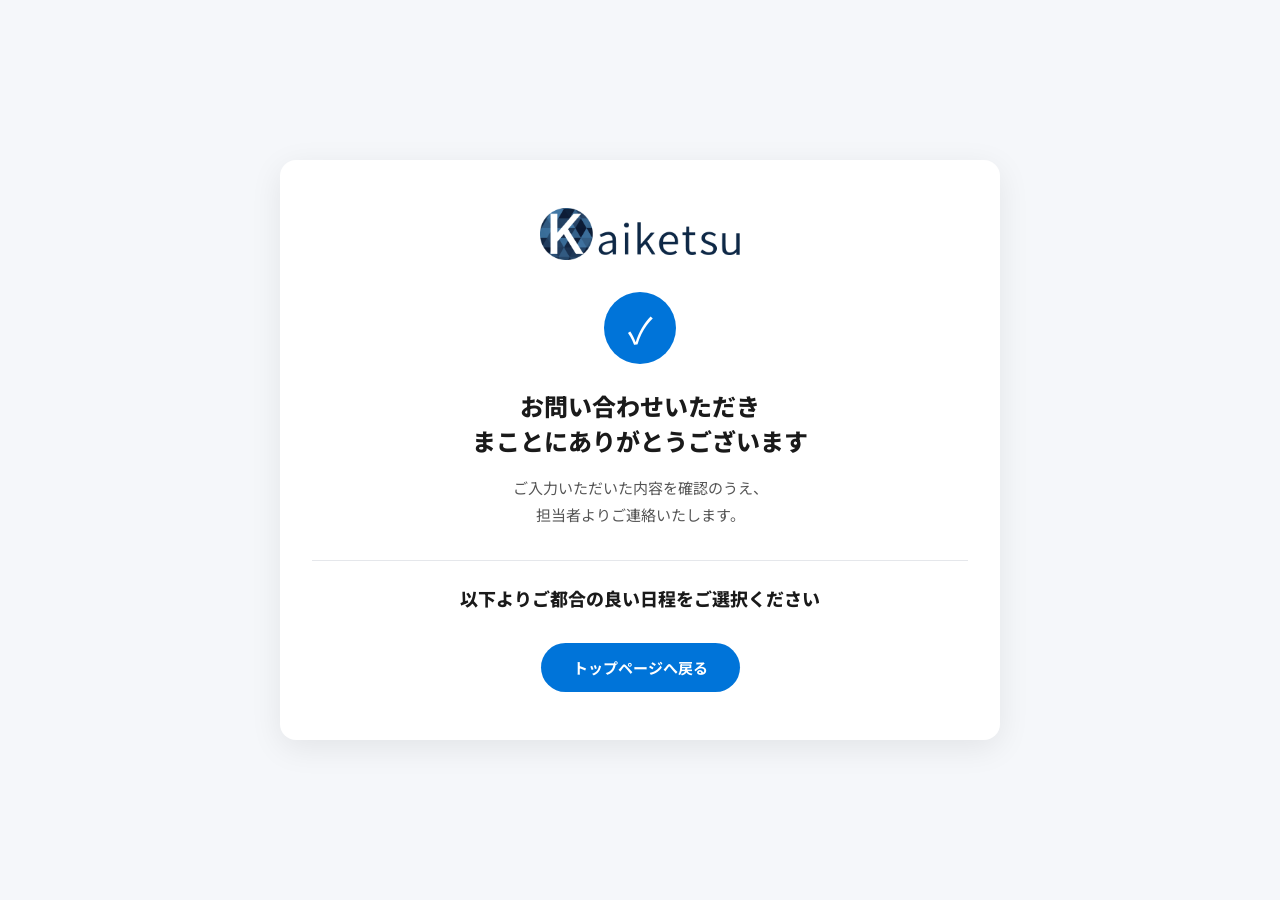
<file: thanks.html>
<!DOCTYPE html>
<html lang="ja">
<head>
  <!-- Google Tag Manager -->
<script>(function(w,d,s,l,i){w[l]=w[l]||[];w[l].push({'gtm.start':
new Date().getTime(),event:'gtm.js'});var f=d.getElementsByTagName(s)[0],
j=d.createElement(s),dl=l!='dataLayer'?'&l='+l:'';j.async=true;j.src=
'https://www.googletagmanager.com/gtm.js?id='+i+dl;f.parentNode.insertBefore(j,f);
})(window,document,'script','dataLayer','GTM-K2VG4NS7');</script>
<!-- End Google Tag Manager -->

  <meta charset="UTF-8">
  <meta name="viewport" content="width=device-width, initial-scale=1.0">
  <title>お問い合わせありがとうございました | カイケツエージェント</title>
  <link rel="preconnect" href="https://fonts.googleapis.com">
  <link rel="preconnect" href="https://fonts.gstatic.com" crossorigin>
  <link href="https://fonts.googleapis.com/css2?family=Noto+Sans+JP:wght@400;500;700;800&display=swap" rel="stylesheet">
  <style>
    *, *::before, *::after { margin: 0; padding: 0; box-sizing: border-box; }
    html { font-size: 16px; }
    body {
      font-family: 'Noto Sans JP', sans-serif;
      color: #282828;
      background: #f5f7fa;
      min-height: 100vh;
      display: flex;
      align-items: center;
      justify-content: center;
      padding: 24px;
    }
    .thanks-card {
      background: #fff;
      border-radius: 16px;
      box-shadow: 0 8px 32px rgba(0,0,0,0.08);
      padding: 48px 32px;
      max-width: 720px;
      width: 100%;
      text-align: center;
    }
    .thanks-divider {
      border: none;
      border-top: 1px solid #e5e7eb;
      margin: 32px 0 24px;
    }
    .thanks-booking-title {
      font-size: 18px;
      font-weight: 800;
      color: #1a1a1a;
      margin-bottom: 8px;
    }
    .thanks-booking-text {
      font-size: 14px;
      color: #555;
      line-height: 1.7;
      margin-bottom: 20px;
    }
    #timerex_calendar {
      margin-bottom: 32px;
      text-align: left;
    }
    .thanks-logo {
      max-width: 200px;
      width: 60%;
      height: auto;
      margin: 0 auto 32px;
      display: block;
    }
    .thanks-icon {
      width: 72px;
      height: 72px;
      border-radius: 50%;
      background: #0074d9;
      color: #fff;
      display: flex;
      align-items: center;
      justify-content: center;
      font-size: 36px;
      margin: 0 auto 24px;
    }
    .thanks-title {
      font-size: 24px;
      font-weight: 800;
      margin-bottom: 16px;
      color: #1a1a1a;
    }
    .thanks-text {
      font-size: 15px;
      line-height: 1.8;
      color: #555;
      margin-bottom: 32px;
    }
    .thanks-back {
      display: inline-block;
      padding: 14px 32px;
      background: #0074d9;
      color: #fff;
      text-decoration: none;
      border-radius: 999px;
      font-weight: 700;
      font-size: 15px;
      transition: background 0.2s;
    }
    .thanks-back:hover { background: #005fb0; }
  </style>
</head>
<body>
  <!-- Google Tag Manager (noscript) -->
<noscript><iframe src="https://www.googletagmanager.com/ns.html?id=GTM-K2VG4NS7"
height="0" width="0" style="display:none;visibility:hidden"></iframe></noscript>
<!-- End Google Tag Manager (noscript) -->
  <div class="thanks-card">
    <img src="images/Kaiketsu_logo.png" alt="カイケツエージェント" class="thanks-logo">
    <div class="thanks-icon">✓</div>
    <h1 class="thanks-title">お問い合わせいただき<br>まことにありがとうございます</h1>
    <p class="thanks-text">
      ご入力いただいた内容を確認のうえ、<br>
      担当者よりご連絡いたします。
    </p>

    <hr class="thanks-divider">
    <h2 class="thanks-booking-title">以下よりご都合の良い日程をご選択ください</h2>

    <!-- Begin TimeRex Widget -->
    <div id="timerex_calendar" data-url="https://timerex.net/s/satooka-r_288d/25061ec6"></div>
    <script id="timerex_embed" src="https://asset.timerex.net/js/embed.js"></script>
    <script type="text/javascript">
      TimerexCalendar();
    </script>
    <!-- End TimeRex Widget -->

    <a href="index.html" class="thanks-back">トップページへ戻る</a>
  </div>
</body>
</html>
</file>
